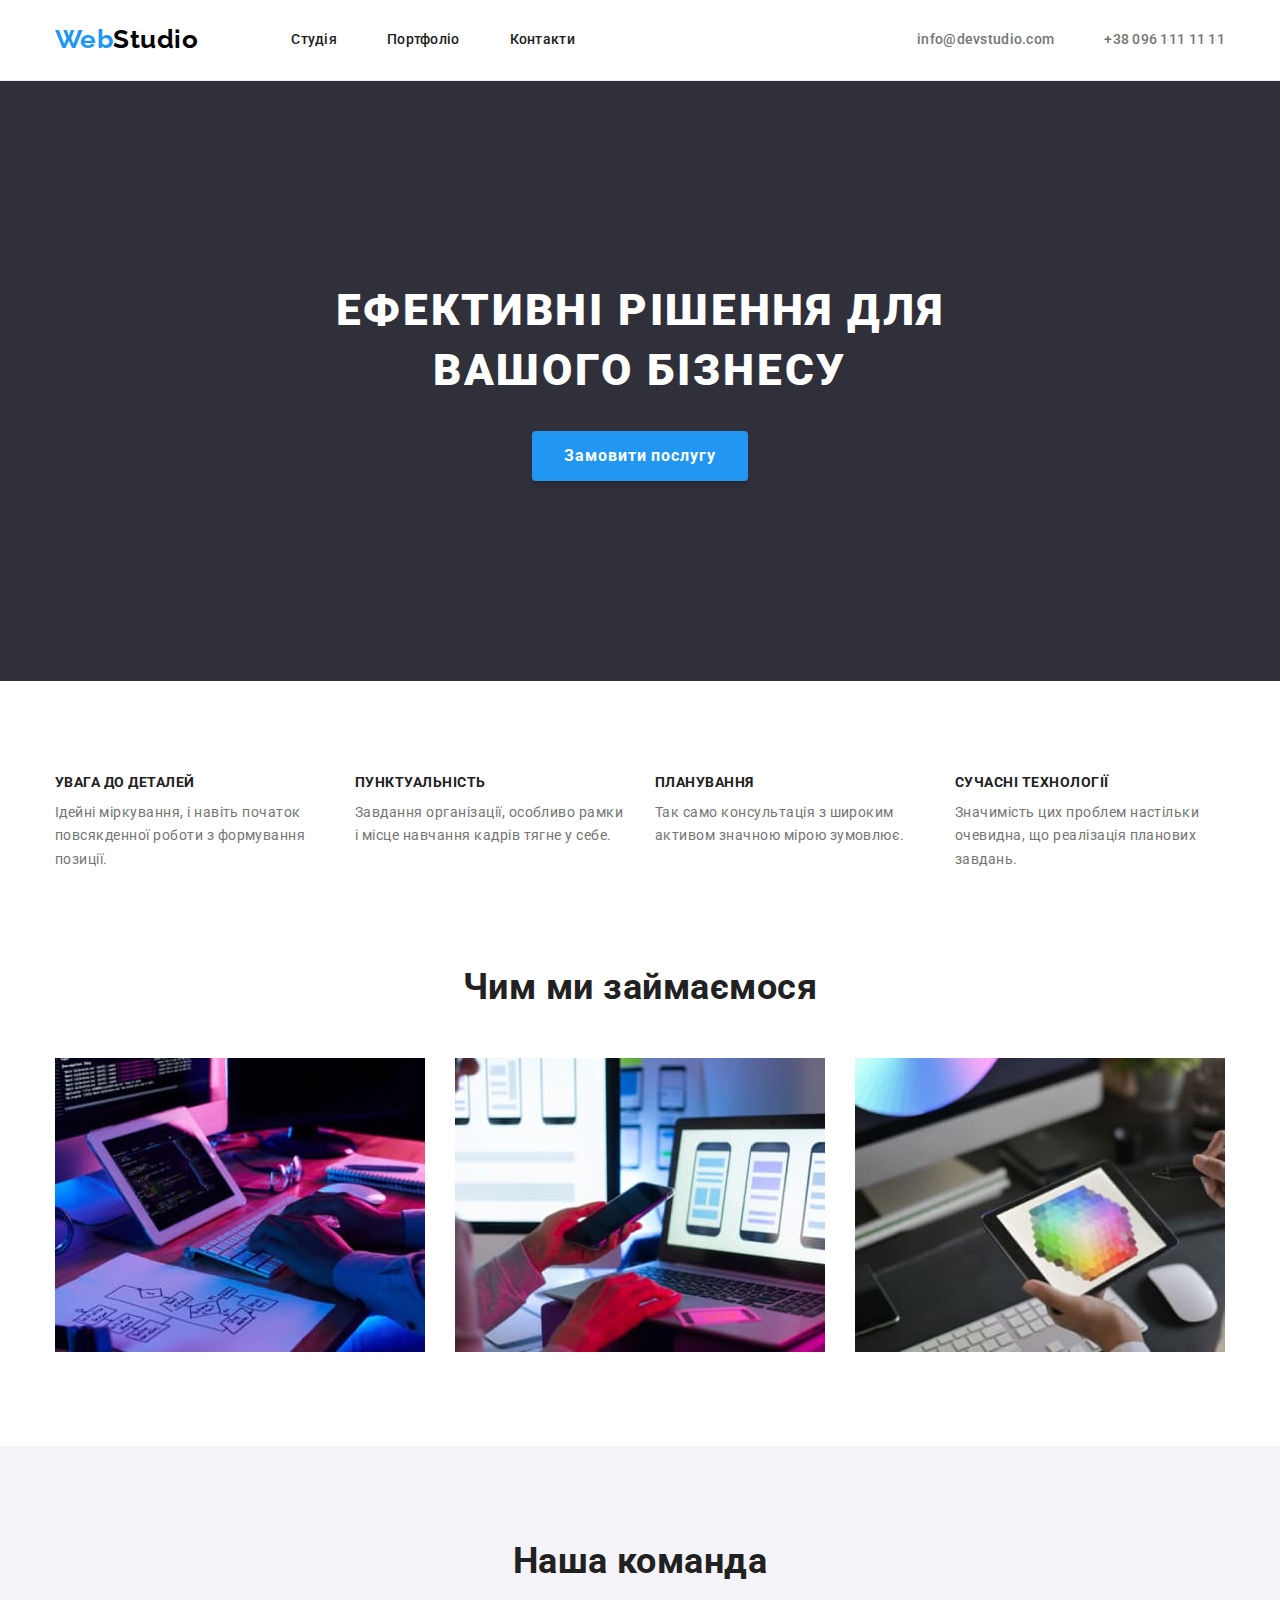
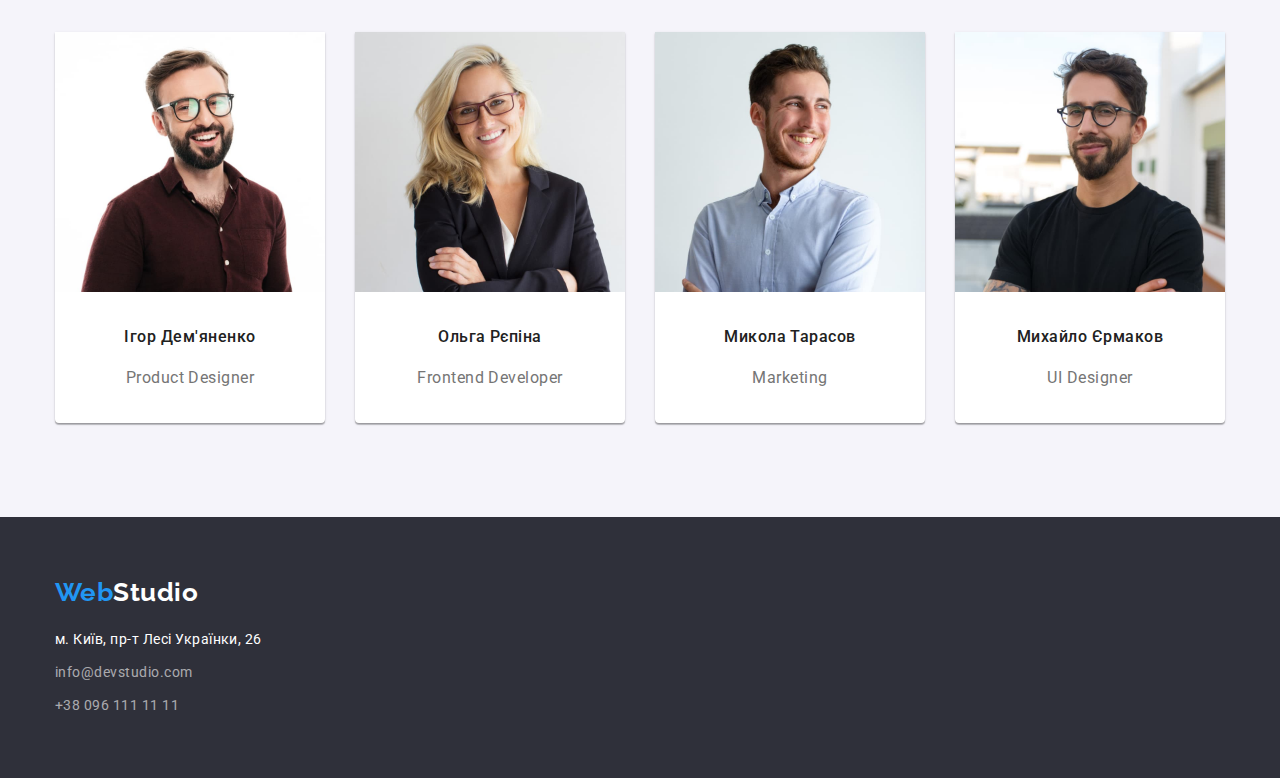
<file: index.html>
<!DOCTYPE html>
<html lang="uk">
  <head>
    <meta charset="UTF-8" />
    <meta http-equiv="X-UA-Compatible" content="IE=edge" />
    <meta name="viewport" content="width=device-width, initial-scale=1.0" />
    <title>Document</title>
    <link
      href="https://fonts.googleapis.com/css2?family=Raleway:wght@700&family=Roboto:wght@400;500;700;900&display=swap"
      rel="stylesheet"
    />
    <link
      rel="stylesheet"
      href="https://cdn.jsdelivr.net/npm/modern-normalize@1.1.0/modern-normalize.min.css"
    />
    <link rel="stylesheet" href="./css/styles.css" />
  </head>
  <body>
    <header class="main-header">
      <div class="container header">
        <nav class="nav">
          <a class="logo link logo-padding" href="./index.html"
            >Web<span class="logo-black">Studio</span></a
          >
          <ul class="nav-items list">
            <li>
              <a class="link nav-item" href="./index.html">Студія</a>
            </li>
            <li>
              <a class="link nav-item" href="./portfolio.html">Портфоліо</a>
            </li>
            <li><a class="link nav-item" href="#">Контакти</a></li>
          </ul>
        </nav>

        <ul class="list contacts-box">
          <li>
            <a class="link contacts-item" href="mailto:info@devstudio.com"
              >info@devstudio.com</a
            >
          </li>
          <li>
            <a class="link contacts-item" href="tel:+380961111111"
              >+38 096 111 11 11</a
            >
          </li>
        </ul>
      </div>
    </header>

    <main>
      <section class="first-section">
        <div class="container box-first-section">
          <h1 class="main-title">Ефективні рішення для вашого бізнесу</h1>
          <button class="button" type="button">Замовити послугу</button>
        </div>
      </section>

      <section class="our-features-section">
        <div class="container">
          <h2 class="hide">Наші особливості</h2>
          <ul class="list list-our-features">
            <li class="our-features-item">
              <h3 class="subtitle">Увага до деталей</h3>
              <p class="desc">
                Ідейні міркування, і навіть початок повсякденної роботи з
                формування позиції.
              </p>
            </li>
            <li class="our-features-item">
              <h3 class="subtitle">Пунктуальність</h3>
              <p class="desc">
                Завдання організації, особливо рамки і місце навчання кадрів
                тягне у себе.
              </p>
            </li>
            <li class="our-features-item">
              <h3 class="subtitle">Планування</h3>
              <p class="desc">
                Так само консультація з широким активом значною мірою зумовлює.
              </p>
            </li>
            <li class="our-features-item">
              <h3 class="subtitle">Сучасні технології</h3>
              <p class="desc">
                Значимість цих проблем настільки очевидна, що реалізація
                планових завдань.
              </p>
            </li>
          </ul>
        </div>
      </section>

      <section class="work-section">
        <div class="container">
          <h2 class="title title-work">Чим ми займаємося</h2>
          <ul class="list list-work">
            <li>
              <img
                src="./images/box-1-image-1.jpg"
                alt="Людина набирає текст на клавіатурі"
                width="370"
                height="294"
              />
            </li>
            <li>
              <img
                src="./images/box-1-image-2.jpg"
                alt="Людина працює за комп'ютером"
                width="370"
                height="294"
              />
            </li>
            <li>
              <img
                src="./images/box-1-image-3.jpg"
                alt="Людина працює за планшетом"
                width="370"
                height="294"
              />
            </li>
          </ul>
        </div>
      </section>

      <section class="our-team-section">
        <div class="container">
          <h2 class="title title-team">Наша команда</h2>
          <ul class="list list-team">
            <li class="item-background">
              <img
                src="./images/box-2-image-1.jpg"
                alt="Усміхнений чоловік в окулярах"
                width="270"
                height="260"
              />
              <div class="team-container">
                <h3 class="title-name">Ігор Дем'яненко</h3>
                <p class="desc-position">Product Designer</p>
              </div>
            </li>
            <li class="item-background">
              <img
                src="./images/box-2-image-2.jpg"
                alt="Усміхнена дівчина в окулярах"
                width="270"
                height="260"
              />
              <div class="team-container">
                <h3 class="title-name">Ольга Рєпіна</h3>
                <p class="desc-position">Frontend Developer</p>
              </div>
            </li>
            <li class="item-background">
              <img
                src="./images/box-2-image-3.jpg"
                alt="Усміхнений чоловік"
                width="270"
                height="260"
              />
              <div class="team-container">
                <h3 class="title-name">Микола Тарасов</h3>
                <p class="desc-position">Marketing</p>
              </div>
            </li>
            <li class="item-background">
              <img
                src="./images/box-2-image-4.jpg"
                alt="Усміхений чоловік в окулярах"
                width="270"
                height="260"
              />
              <div class="team-container">
                <h3 class="title-name">Михайло Єрмаков</h3>
                <p class="desc-position">UI Designer</p>
              </div>
            </li>
          </ul>
        </div>
      </section>
    </main>

    <footer class="footer">
      <div class="container">
        <a class="link logo" href="./index.html"
          >Web<span class="logo-white">Studio</span></a
        >
        <address class="footer-address">
          <ul class="list">
            <li class="address-item">
              <a
                class="link address"
                href="https://goo.gl/maps/fcCiF2iR8cgjhNaz8"
                rel="nofollow noopener noreferrer"
                >м. Київ, пр-т Лесі Українки, 26</a
              >
            </li>
            <li class="address-item">
              <a class="link footer-contacts" href="mailto:info@devstudio.com"
                >info@devstudio.com</a
              >
            </li>
            <li class="address-item">
              <a class="link footer-contacts" href="tel:+380961111111"
                >+38 096 111 11 11</a
              >
            </li>
          </ul>
        </address>
      </div>
    </footer>
  </body>
</html>
</file>
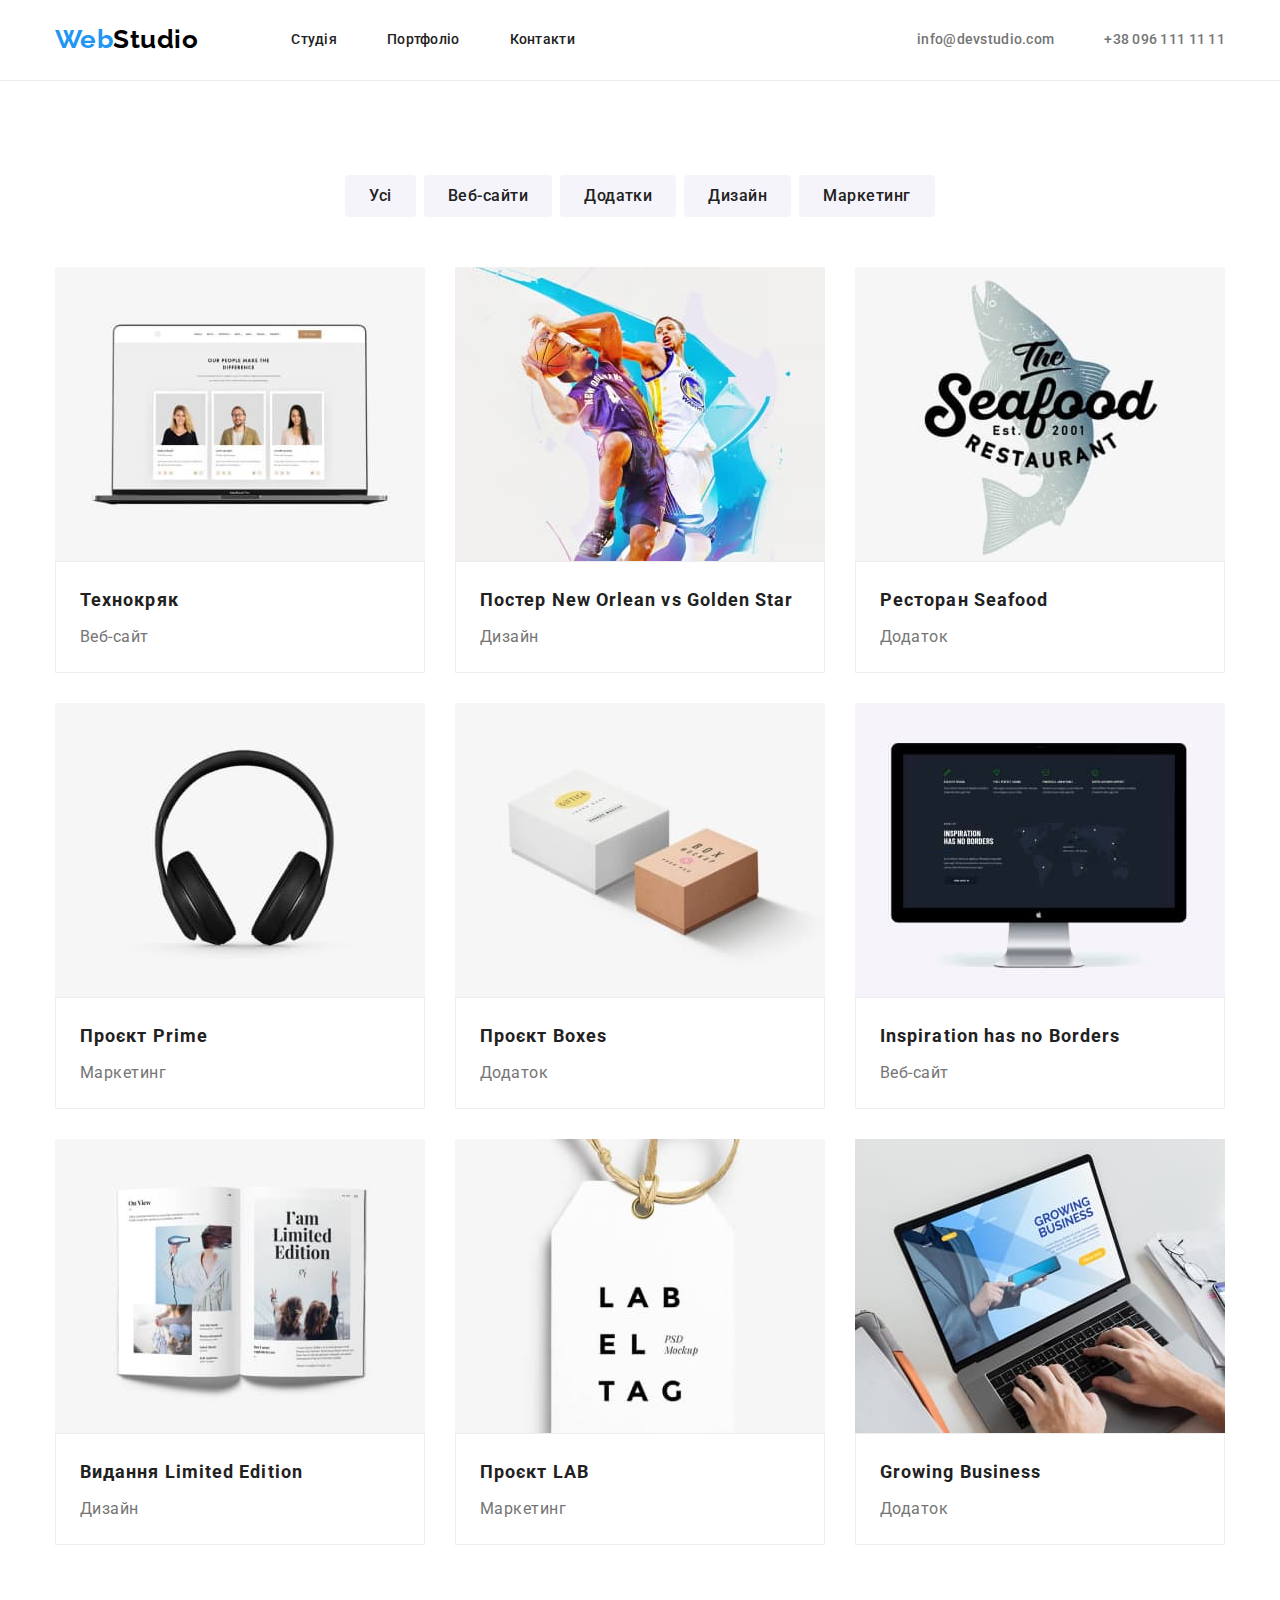
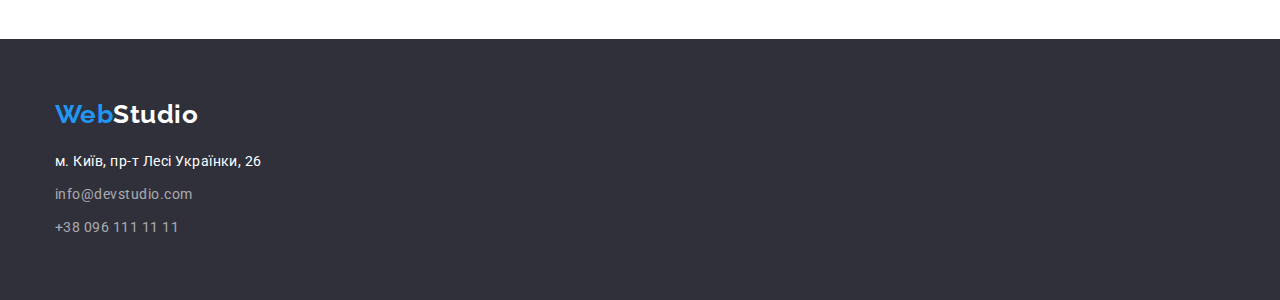
<file: portfolio.html>
<!DOCTYPE html>
<html lang="uk">
  <head>
    <meta charset="UTF-8" />
    <meta http-equiv="X-UA-Compatible" content="IE=edge" />
    <meta name="viewport" content="width=device-width, initial-scale=1.0" />
    <title>Document</title>
    <link
      href="https://fonts.googleapis.com/css2?family=Raleway:wght@700&family=Roboto:wght@400;500;700;900&display=swap"
      rel="stylesheet"
    />
    <link
      rel="stylesheet"
      href="https://cdn.jsdelivr.net/npm/modern-normalize@1.1.0/modern-normalize.min.css"
    />
    <link rel="stylesheet" href="./css/styles.css" />
  </head>
  <body>
    <header class="main-header">
      <div class="container header">
        <nav class="nav">
          <a class="logo link" href="./index.html"
            >Web<span class="logo-black">Studio</span></a
          >
          <ul class="nav-items list">
            <li>
              <a class="link nav-item" href="./index.html">Студія</a>
            </li>
            <li>
              <a class="link nav-item" href="./portfolio.html">Портфоліо</a>
            </li>
            <li><a class="link nav-item" href="#">Контакти</a></li>
          </ul>
        </nav>

        <ul class="list contacts-box">
          <li>
            <a class="link contacts-item" href="mailto:info@devstudio.com"
              >info@devstudio.com</a
            >
          </li>
          <li>
            <a class="link contacts-item" href="tel:+380961111111"
              >+38 096 111 11 11</a
            >
          </li>
        </ul>
      </div>
    </header>
    <main>
      <section class="filter">
        <div class="container">
          <h1 class="hide">Фільтр</h1>
          <ul class="list list-filter">
            <li><button class="btn" type="button">Усі</button></li>
            <li><button class="btn" type="button">Веб-сайти</button></li>
            <li><button class="btn" type="button">Додатки</button></li>
            <li><button class="btn" type="button">Дизайн</button></li>
            <li><button class="btn" type="button">Маркетинг</button></li>
          </ul>
          <ul class="list list-exampl">
            <li class="exampl-item">
              <a class="link" href="#"
                ><img
                  src="./images/portfolio-img-1.jpg"
                  alt="веб-сайт"
                  width="370"
                  height="294"
                />
                <div class="box-example">
                  <h2 class="subtitle-portfolio">Технокряк</h2>
                  <p class="text">Веб-сайт</p>
                </div></a
              >
            </li>
            <li class="exampl-item">
              <a class="link" href="#"
                ><img
                  src="./images/portfolio-img-2.jpg"
                  alt="дизайн"
                  width="370"
                  height="294"
                />
                <div class="box-example">
                  <h2 class="subtitle-portfolio">
                    Постер New Orlean vs Golden Star
                  </h2>
                  <p class="text">Дизайн</p>
                </div></a
              >
            </li>
            <li class="exampl-item">
              <a class="link" href="#"
                ><img
                  src="./images/portfolio-img-3.jpg"
                  alt="додаток"
                  width="370"
                  height="294"
                />
                <div class="box-example">
                  <h2 class="subtitle-portfolio">Ресторан Seafood</h2>
                  <p class="text">Додаток</p>
                </div></a
              >
            </li>
            <li class="exampl-item">
              <a class="link" href="#"
                ><img
                  src="./images/portfolio-img-4.jpg"
                  alt="маркетинг"
                  width="370"
                  height="294"
                />
                <div class="box-example">
                  <h2 class="subtitle-portfolio">Проєкт Prime</h2>
                  <p class="text">Маркетинг</p>
                </div></a
              >
            </li>
            <li class="exampl-item">
              <a class="link" href="#"
                ><img
                  src="./images/portfolio-img-5.jpg"
                  alt="додаток"
                  width="370"
                  height="294"
                />
                <div class="box-example">
                  <h2 class="subtitle-portfolio">Проєкт Boxes</h2>
                  <p class="text">Додаток</p>
                </div></a
              >
            </li>
            <li class="exampl-item">
              <a class="link" href="#"
                ><img
                  src="./images/portfolio-img-6.jpg"
                  alt="веб-сайт"
                  width="370"
                  height="294"
                />
                <div class="box-example">
                  <h2 class="subtitle-portfolio">Inspiration has no Borders</h2>
                  <p class="text">Веб-сайт</p>
                </div></a
              >
            </li>
            <li class="exampl-item">
              <a class="link" href="#"
                ><img
                  src="./images/portfolio-img-7.jpg"
                  alt="дизайн"
                  width="370"
                  height="294"
                />
                <div class="box-example">
                  <h2 class="subtitle-portfolio">Видання Limited Edition</h2>
                  <p class="text">Дизайн</p>
                </div></a
              >
            </li>
            <li class="exampl-item">
              <a class="link" href="#"
                ><img
                  src="./images/portfolio-img-8.jpg"
                  alt="маркетинг"
                  width="370"
                  height="294"
                />
                <div class="box-example">
                  <h2 class="subtitle-portfolio">Проєкт LAB</h2>
                  <p class="text">Маркетинг</p>
                </div></a
              >
            </li>
            <li class="exampl-item">
              <a class="link" href="#"
                ><img
                  src="./images/portfolio-img-9.jpg"
                  alt="додаток"
                  width="370"
                  height="294"
                />
                <div class="box-example">
                  <h2 class="subtitle-portfolio">Growing Business</h2>
                  <p class="text">Додаток</p>
                </div></a
              >
            </li>
          </ul>
        </div>
      </section>
    </main>
    <footer class="footer">
      <div class="container">
        <a class="link logo" href="./index.html"
          >Web<span class="logo-white">Studio</span></a
        >
        <address class="footer-address">
          <ul class="list">
            <li class="address-item">
              <a
                class="link address"
                href="https://goo.gl/maps/fcCiF2iR8cgjhNaz8"
                rel="nofollow noopener noreferrer"
                >м. Київ, пр-т Лесі Українки, 26</a
              >
            </li>
            <li class="address-item">
              <a class="link footer-contacts" href="mailto:info@devstudio.com"
                >info@devstudio.com</a
              >
            </li>
            <li class="address-item">
              <a class="link footer-contacts" href="tel:+380961111111"
                >+38 096 111 11 11</a
              >
            </li>
          </ul>
        </address>
      </div>
    </footer>
  </body>
</html>
</file>
<file: css/styles.css>
:root {
    --tuch-color: #2196F3;
    --active-button: #188CE8;
    --contact-color: #757575;
    --logo-black-color: #000;
    --main-color: #212121;
    --first-background-color: #2F303A;
    --white-color: #FFF;
    --second-background-color: #F5F5F5;
    --our-team-color: #F5F4FA;
    --footer-contacts-color: rgba(255, 255, 255, 0.6);
}

/* body */

body {
    font-family: 'Roboto', sans-serif;
    color: var(--main-color);
    letter-spacing: 0.03em;
}

.link {
    text-decoration: none;
}

.list {
    list-style: none;
}

img {
    display: block;
}

h1, h2, h3, h4, h5, h6, p {
    margin: 0;
}

ul, ol {
    margin: 0;
    padding: 0;
}

button {
    cursor: pointer;
}
/* index.html */
/* header */

.container {
    width: 1200px;
    margin: 0 auto;
    padding-left: 15px;
    padding-right: 15px;
}

.main-header {
    border-bottom: 1px solid #ECECEC;
}

.header {
    display: flex;
    justify-content: space-between;
    align-items: center;
}

.nav {
    display: flex;
    justify-content: space-between;
    align-items: center;
    gap: 93px;
}

.logo {
    color: var(--tuch-color);
    font-family: 'Raleway', sans-serif;
    font-weight: 700;
    font-size: 26px;
    line-height: 1.2;

}

.logo-padding {
    padding-top: 24px;
    padding-bottom: 24px;
}

.logo-black {
    color: var(--logo-black-color);
}

.logo-white {
    color: var(--white-color);
}

.nav-items {
    display: flex;
    align-items: center;
    gap: 50px;
}
.nav-item {
    color: var(--main-color);
    font-weight: 500;
    font-size: 14px;
    line-height: 1.14;
    letter-spacing: 0.02em;
    padding-top: 32px;
    padding-bottom: 32px;
    display: inline-block;
}

.contacts-box{
    display: flex;
    align-items: center;
    gap: 50px;
}

.contacts-item {
    color: var(--contact-color);
    font-weight: 500;
    font-size: 14px;
    line-height: 1.14;
    letter-spacing: 0.02em;
    padding-top: 32px;
    padding-bottom: 32px;
    display: inline-block;
}

.nav-item:hover,
.nav-item:focus,
.contacts-item:hover,
.contacts-item:focus {
    color: var(--tuch-color);
}

/* main */

.first-section {
    background-color: var(--first-background-color);
    padding-top: 200px;
    padding-bottom: 200px;
}

.box-first-section {
    display: flex;
    flex-direction: column;
    align-items: center;
}

.main-title {
    color: var(--white-color);
    font-weight: 900;
    font-size: 44px;
    line-height: 1.36;
    text-align: center;
    letter-spacing: 0.06em;
    text-transform: uppercase;
    width: 696px;
    margin-bottom: 30px;
}

/* button */

.button {
    font-family: inherit;
    color: var(--white-color);
    background-color: var(--tuch-color);
    width: 216px;
    height: 50px;
    left: 692px;
    top: 430px;
    box-shadow: 0px 4px 4px rgba(0, 0, 0, 0.15);
    border-radius: 4px;
    font-weight: 700;
    font-size: 16px;
    line-height: 1.86;
    text-align: center;
    letter-spacing: 0.06em;
    border: none;
}

.button:hover,
.button:focus {
    background-color: var(--active-button);
}

/* section two */

.our-features-section {
    padding-top: 94px;
}

.hide {
    position: absolute;
    white-space: nowrap;
    width: 1px;
    height: 1px;
    overflow: hidden;
    border: 0;
    padding: 0;
    clip: rect(0 0 0 0);
    clip-path: inset(50%);
    margin: -1px
}

.list-our-features {
    display: flex;
    gap: 30px;
}

.our-features-item {
    width: 270px;
}
.subtitle {
    font-weight: 700;
    font-size: 14px;
    line-height: 1.14;
    text-transform: uppercase;
    margin-bottom: 10px;
}

.desc {
    color: var(--contact-color);
    font-size: 14px;
    line-height: 1.7;
}

/* section three */

.work-section {
    padding-top: 94px;
    padding-bottom: 94px;
}

.title {
    font-weight: 700;
    font-size: 36px;
    line-height: 1.17;
    text-align: center;
}

.title-work {
    margin-bottom: 50px;
}

.list-work {
    display: flex;
    align-items: center;
    gap: 30px;
}

/* our team */

.our-team-section {
    background-color: var(--our-team-color);
    padding-top: 94px;
    padding-bottom: 94px;
}

.item-background {
    background-color: var(--white-color);
    box-shadow: 0px 1px 3px rgba(0, 0, 0, 0.12), 0px 1px 1px rgba(0, 0, 0, 0.14), 0px 2px 1px rgba(0, 0, 0, 0.2);
    border-radius: 0px 0px 4px 4px;
}

.title-team {
    margin-bottom: 50px;
}

.list-team {
    display: flex;
    align-items: center;
    gap: 30px;
}

.team-container {
padding: 30px;
}

.title-name {
    font-style: normal;
    font-weight: 500;
    font-size: 16px;
    line-height: 1.9;
    text-align: center;
}

.desc-position {
    color: var(--contact-color);
    font-size: 16px;
    line-height: 1.9;
    text-align: center;
    margin-top: 10px;
}

/* footer */

.footer {
    background-color: var(--first-background-color);
    padding-top: 60px;
    padding-bottom: 60px;
}

.footer-address {
    margin-top: 20px;
}

.address {
    color: var(--white-color);
    font-style: normal;
    font-size: 14px;
    line-height: 1.71;
}

.footer-contacts {
    color: var(--footer-contacts-color);
    font-style: normal;
    font-size: 14px;
    line-height: 1.71;
}

.address-item:not(:last-child) {
    margin-bottom: 9px;
}

.address:hover,
.address:focus,
.footer-contacts:hover,
.footer-contacts:focus {
    color: var(--tuch-color);
}

/* portfolio filtr */

.filter {
    padding-top: 94px;
    padding-bottom: 94px;
}

.list-filter {
    display: flex;
    justify-content: center;
    align-items: center;
    gap: 8px;
    margin-bottom: 50px;
}

.btn {
    font-family: inherit;
    background-color: var(--our-team-color);
    color: var(--main-color);
    font-weight: 500;
    font-size: 16px;
    line-height: 1.63;   
    text-align: center;
    letter-spacing: 0.03em;
    border-radius: 4px;
    border-color: transparent;
    padding: 6px 22px;
}


.btn:hover,
.btn:focus {
    background-color: var(--tuch-color);
    color: var(--white-color);
    box-shadow: 0px 3px 1px rgba(0, 0, 0, 0.1), 0px 1px 2px rgba(0, 0, 0, 0.08), 0px 2px 2px rgba(0, 0, 0, 0.12);
}

/* portfolio exampl */

.exampl {
    padding-bottom: 94px;
}

.list-exampl {
    display: flex;
    align-items: center;
    flex-wrap: wrap;
    gap: 30px;

}

.subtitle-portfolio {
    text-decoration: none;
    color: var(--main-color);
    font-weight: 700;
    font-size: 18px;
    line-height: 2;
    letter-spacing: 0.06em;
    margin-bottom: 4px;
}

.text {
    color: var(--contact-color);
    font-size: 16px;
    line-height: 1.88;
}

.box-example {
    padding: 20px 24px;
    border: 1px solid #EEEEEE;
}
</file>
